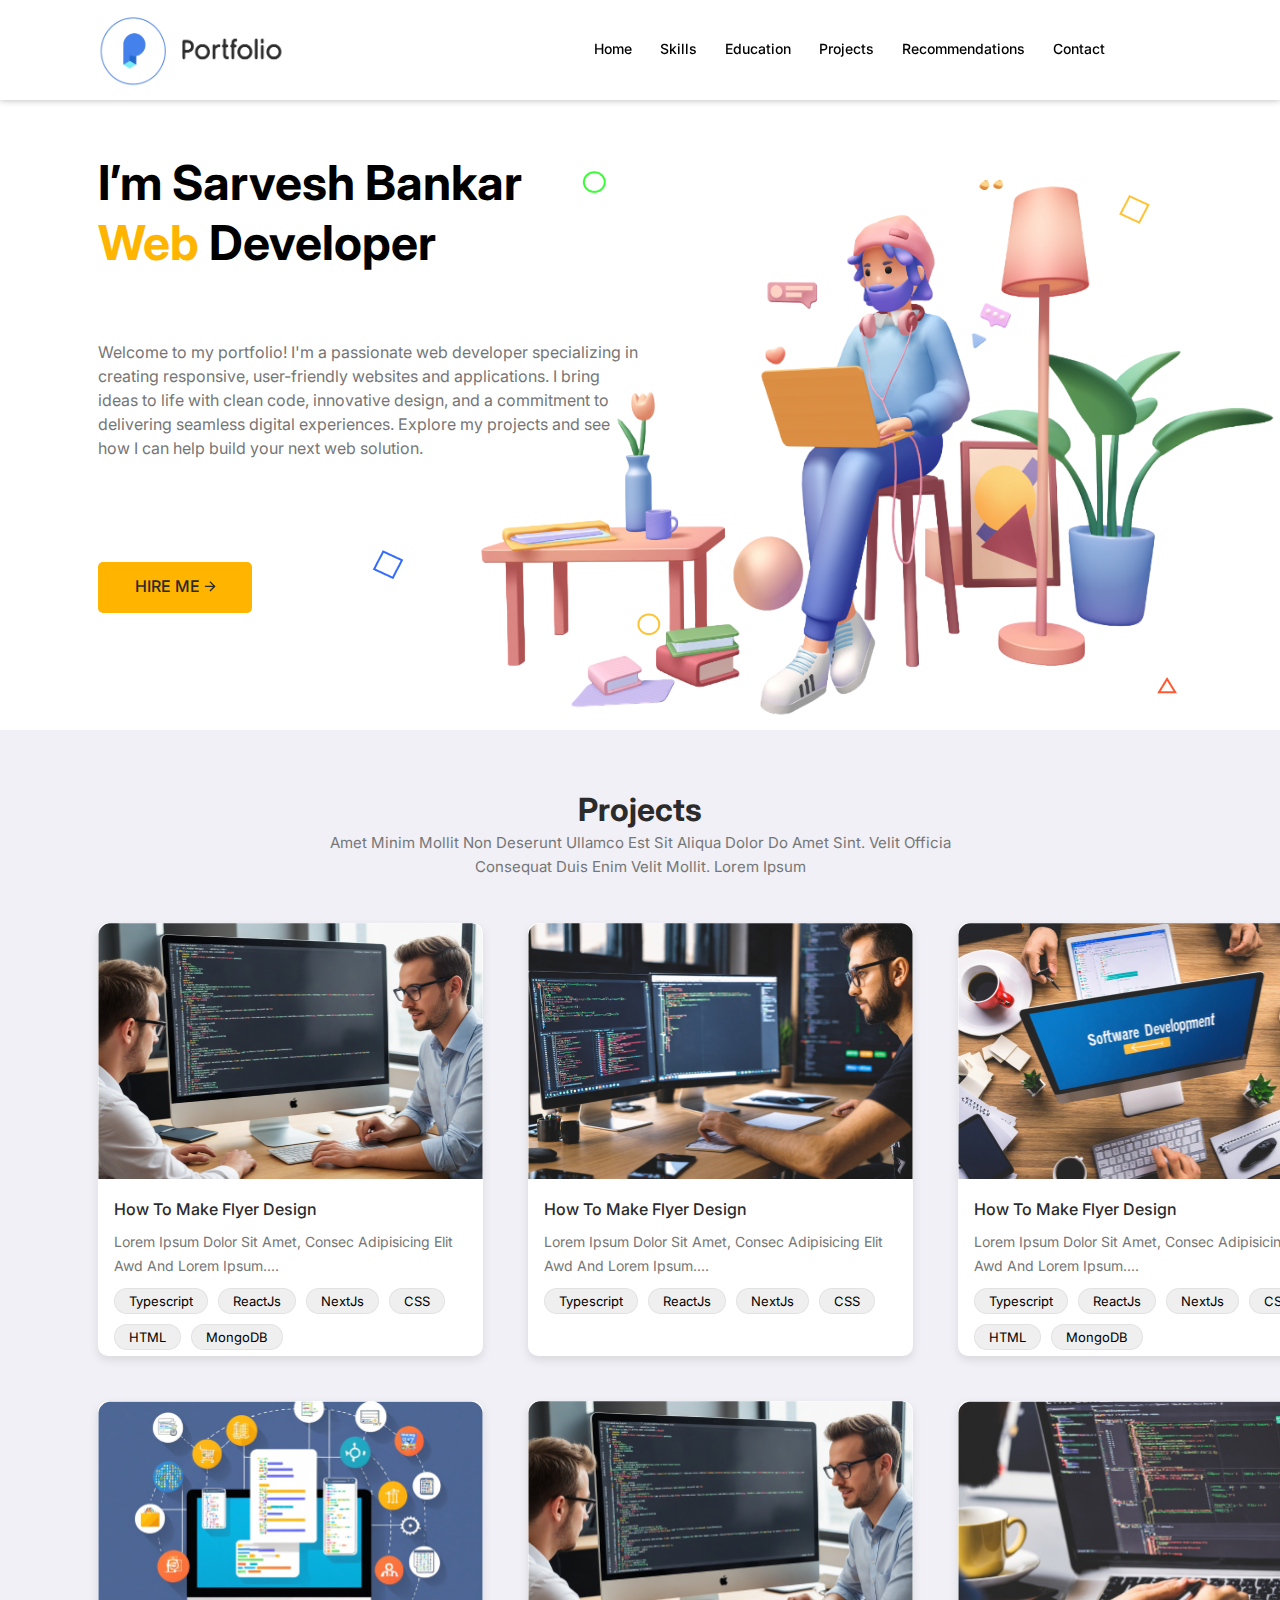
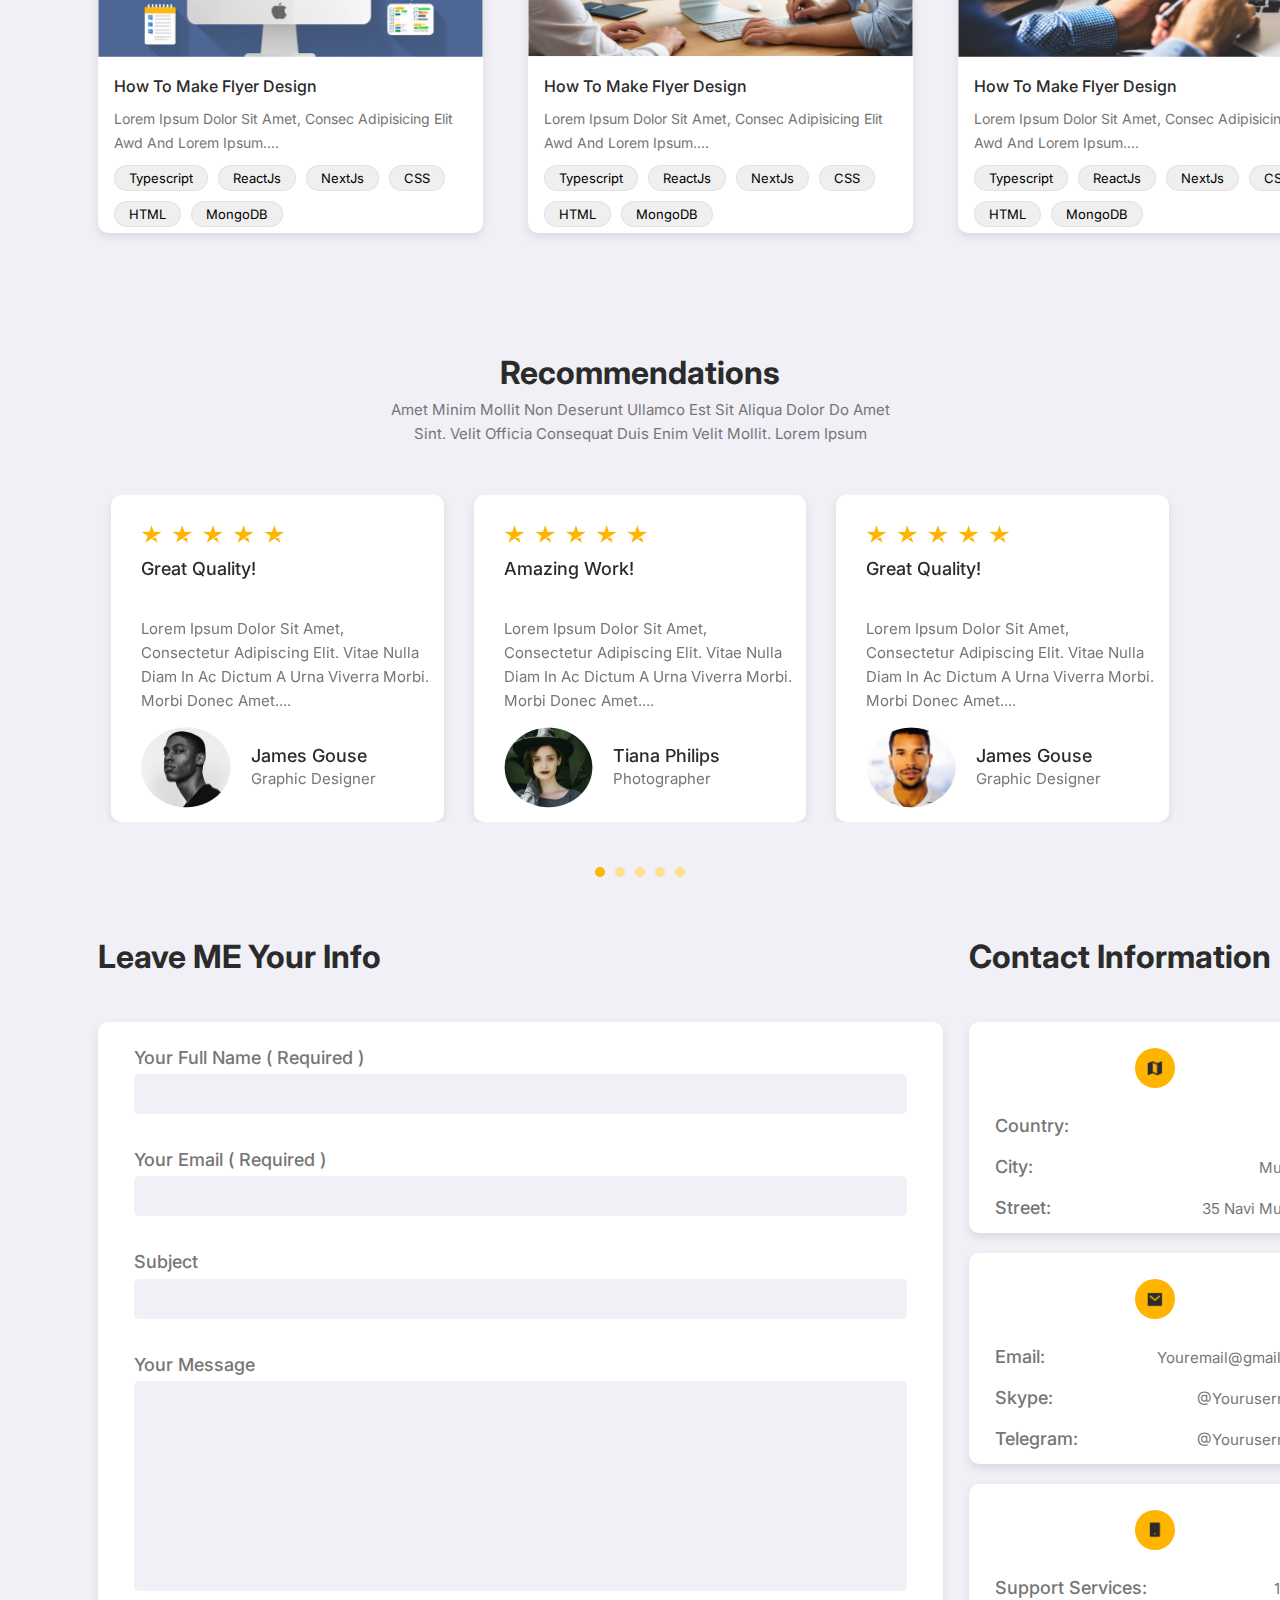
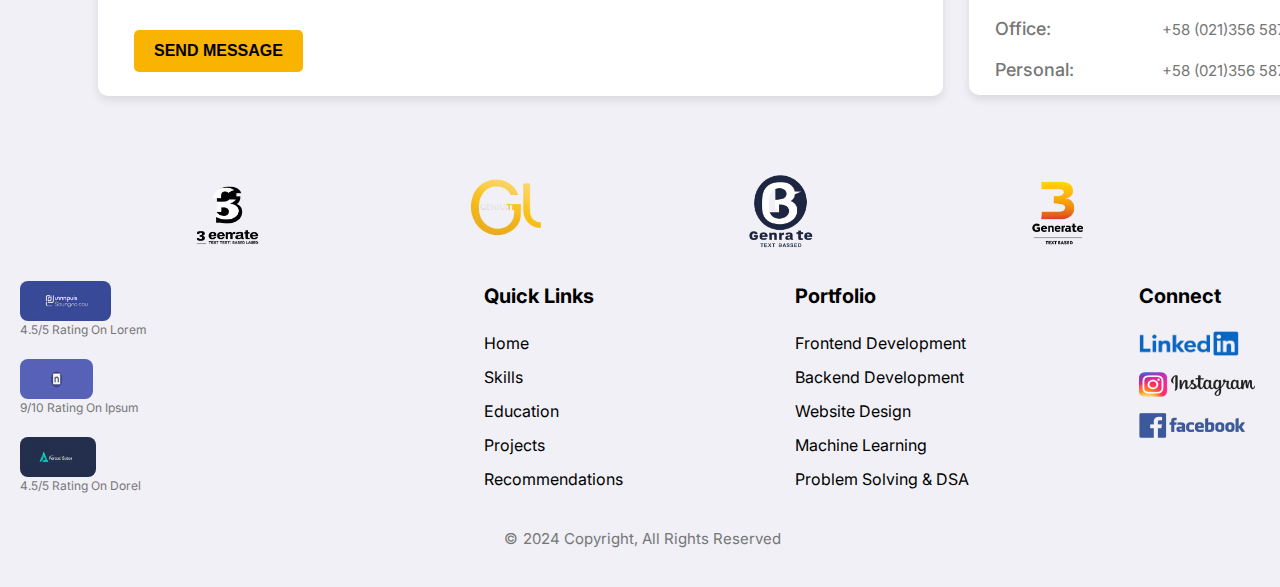
<file: index.html>
<!DOCTYPE html>
<html lang="en">

<head>
    <meta charset="UTF-8">
    <meta name="viewport" content="width=device-width, initial-scale=1.0">
    <title>Portfolio</title>

    <link rel="stylesheet" href="styles.css">

    <link rel="preconnect" href="https://fonts.googleapis.com">
    <link rel="preconnect" href="https://fonts.gstatic.com" crossorigin>
    <link
        href="https://fonts.googleapis.com/css2?family=Inter:ital,opsz,wght@0,14..32,100..900;1,14..32,100..900&display=swap"
        rel="stylesheet">

</head>

<body>

    <header>
        <nav>
            <img src="Images\logo.png" alt="logo-img" class="logo">
            <ul class="menu">
                <li id="nav1"><a href="index.html">Home</a></li>
                <li id="nav2"><a href="skills.html">Skills</a></li>
                <li id="nav3"><a href="#education">Education</a></li>
                <li id="nav4"><a href="#projects">Projects</a></li>
                <li id="nav5"><a href="#recommendations">Recommendations</a></li>
                <li id="nav6"><a href="#contact">Contact</a></li>
            </ul>
        </nav>
    </header>
    <main>
        <section class="hero">
            <div class="hero-text">
                <p class="text1">
                    <span class="name">I’m Sarvesh Bankar</span>
                    <span class="role"><span class="highlight">Web</span> Developer</span>
                </p>
                <p class="text2">Welcome to my portfolio! I'm a passionate web developer specializing in creating responsive, user-friendly websites and applications. I bring ideas to life with clean code, innovative design, and a commitment to delivering seamless digital experiences. Explore my projects and see how I can help build your next web solution.</p>
                <a href="#contact" class="hire-me">HIRE ME <img src="Images\Vector.png" alt="arrow"></a>
            </div>

            <div class="shapes">
                <img src="Images\Rectangle 51.png" alt="shapes" id="Rectangle1">
                <img src="Images\Rectangle 52.png" alt="shapes" id="Rectangle2">
                <img src="Images\Ellipse 12.png" alt="shapes" id="Ellipse1">
                <img src="Images\Ellipse 13.png" alt="shapes" id="Ellipse2">
                <img src="Images\Ellipse 15.png" alt="shapes" id="Ellipse3">
                <img src="Images\Ellipse 16.png" alt="shapes" id="Ellipse4">
                <img src="Images\Polygon 1.png" alt="shapes" id="Polygon1">
            </div>

            <div class="hero-image">
                <img src="Images\hero_image.png" alt="Hero Image">
            </div>
        </section>

        <!-- Project section -->
        <section class="projects" id="projects">
            <h2>Projects</h2>
            <p class="subtitle">Amet Minim Mollit Non Deserunt Ullamco Est Sit Aliqua Dolor Do Amet Sint. Velit Officia
                Consequat Duis Enim Velit Mollit. Lorem Ipsum</p>
            <div class="projects-grid">
                <div class="project-card">
                    <img src="Images\Project_Image1.png" alt="Project Image">
                    <div class="card-content">
                        <p class="project-text1">How To Make Flyer Design</p>
                        <p class="project-text2">Lorem Ipsum Dolor Sit Amet, Consec Adipisicing Elit Awd And Lorem
                            Ipsum....</p>
                        <div class="tags">
                            <span>Typescript</span>
                            <span>ReactJs</span>
                            <span>NextJs</span>
                            <span>CSS</span>
                            <span>HTML</span>
                            <span>MongoDB</span>
                        </div>
                    </div>
                </div>

                <div class="project-card">
                    <img src="Images\Project_Image2.png" alt="Project Image">
                    <div class="card-content">
                        <p class="project-text1">How To Make Flyer Design</p>
                        <p class="project-text2">Lorem Ipsum Dolor Sit Amet, Consec Adipisicing Elit Awd And Lorem
                            Ipsum....</p>
                        <div class="tags">
                            <span>Typescript</span>
                            <span>ReactJs</span>
                            <span>NextJs</span>
                            <span>CSS</span>
                        </div>
                    </div>
                </div>

                <div class="project-card">
                    <img src="Images\Project_Image3.png" alt="Project Image">
                    <div class="card-content">
                        <p class="project-text1">How To Make Flyer Design</p>
                        <p class="project-text2">Lorem Ipsum Dolor Sit Amet, Consec Adipisicing Elit Awd And Lorem
                            Ipsum....</p>
                        <div class="tags">
                            <span>Typescript</span>
                            <span>ReactJs</span>
                            <span>NextJs</span>
                            <span>CSS</span>
                            <span>HTML</span>
                            <span>MongoDB</span>
                        </div>
                    </div>
                </div>

                <div class="project-card">
                    <img src="Images\Project_Image4.png" alt="Project Image">
                    <div class="card-content">
                        <p class="project-text1">How To Make Flyer Design</p>
                        <p class="project-text2">Lorem Ipsum Dolor Sit Amet, Consec Adipisicing Elit Awd And Lorem
                            Ipsum....</p>
                        <div class="tags">
                            <span>Typescript</span>
                            <span>ReactJs</span>
                            <span>NextJs</span>
                            <span>CSS</span>
                            <span>HTML</span>
                            <span>MongoDB</span>
                        </div>
                    </div>
                </div>

                <div class="project-card">
                    <img src="Images\Project_Image1.png" alt="Project Image">
                    <div class="card-content">
                        <p class="project-text1">How To Make Flyer Design</p>
                        <p class="project-text2">Lorem Ipsum Dolor Sit Amet, Consec Adipisicing Elit Awd And Lorem
                            Ipsum....</p>
                        <div class="tags">
                            <span>Typescript</span>
                            <span>ReactJs</span>
                            <span>NextJs</span>
                            <span>CSS</span>
                            <span>HTML</span>
                            <span>MongoDB</span>
                        </div>
                    </div>
                </div>

                <div class="project-card">
                    <img src="Images\Project_Image5.png" alt="Project Image">
                    <div class="card-content">
                        <p class="project-text1">How To Make Flyer Design</p>
                        <p class="project-text2">Lorem Ipsum Dolor Sit Amet, Consec Adipisicing Elit Awd And Lorem
                            Ipsum....</p>
                        <div class="tags">
                            <span>Typescript</span>
                            <span>ReactJs</span>
                            <span>NextJs</span>
                            <span>CSS</span>
                            <span>HTML</span>
                            <span>MongoDB</span>
                        </div>
                    </div>
                </div>
            </div>
        </section>

        <!-- Recommendations Section -->
        <section class="recommendations" id="recommendations">
            <h2>Recommendations</h2>
            <p class="recommendation-subtitle">Amet Minim Mollit Non Deserunt Ullamco Est Sit Aliqua Dolor Do Amet Sint.
                Velit Officia
                Consequat Duis Enim Velit Mollit. Lorem Ipsum</p>

            <div class="carousel">
                <div class="carousel-track">
                    <div class="recommendation-card">
                        <div class="stars"><img src="Images\Rating.png" alt="Rating"></div>
                        <p class="recommendation_text">Great Quality!</p>
                        <p class="recommendation-text2">Lorem Ipsum Dolor Sit Amet, Consectetur Adipiscing Elit. Vitae
                            Nulla Diam In Ac Dictum A Urna
                            Viverra Morbi. Morbi Donec Amet....</p>
                        <div class="author">
                            <img src="Images\Profile2.png" alt="Profile">
                            <div>
                                <h4>James Gouse</h4>
                                <p>Graphic Designer</p>
                            </div>
                        </div>
                    </div>

                    <div class="recommendation-card">
                        <div class="stars"><img src="Images\Rating.png" alt="Rating"></div>
                        <p class="recommendation_text">Amazing Work!</p>
                        <p class="recommendation-text2">Lorem Ipsum Dolor Sit Amet, Consectetur Adipiscing Elit. Vitae
                            Nulla Diam In Ac Dictum A Urna
                            Viverra Morbi. Morbi Donec Amet....</p>
                        <div class="author">
                            <img src="Images\Profile1.png" alt="Profile">
                            <div>
                                <h4>Tiana Philips</h4>
                                <p>Photographer</p>
                            </div>
                        </div>
                    </div>

                    <div class="recommendation-card">
                        <div class="stars"><img src="Images\Rating.png" alt="Rating"></div>
                        <p class="recommendation_text">Great Quality!</p>
                        <p class="recommendation-text2">Lorem Ipsum Dolor Sit Amet, Consectetur Adipiscing Elit. Vitae
                            Nulla Diam In Ac Dictum A Urna
                            Viverra Morbi. Morbi Donec Amet....</p>
                        <div class="author">
                            <img src="Images\Profile3.png" alt="Profile">
                            <div>
                                <h4>James Gouse</h4>
                                <p>Graphic Designer</p>
                            </div>
                        </div>
                    </div>

                    <div class="recommendation-card">
                        <div class="stars"><img src="Images\Rating.png" alt="Rating"></div>
                        <p class="recommendation_text">Amazing Work!</p>
                        <p class="recommendation-text2">Lorem Ipsum Dolor Sit Amet, Consectetur Adipiscing Elit. Vitae
                            Nulla Diam In Ac Dictum A Urna
                            Viverra Morbi. Morbi Donec Amet....</p>
                        <div class="author">
                            <img src="Images\Profile1.png" alt="Profile">
                            <div>
                                <h4>Tiana Philips</h4>
                                <p>Photographer</p>
                            </div>
                        </div>
                    </div>

                    <div class="recommendation-card">
                        <div class="stars"><img src="Images\Rating.png" alt="Rating"></div>
                        <p class="recommendation_text">Great Quality!</p>
                        <p class="recommendation-text2">Lorem Ipsum Dolor Sit Amet, Consectetur Adipiscing Elit. Vitae
                            Nulla Diam In Ac Dictum A Urna
                            Viverra Morbi. Morbi Donec Amet....</p>
                        <div class="author">
                            <img src="Images\Profile2.png" alt="Profile">
                            <div>
                                <h4>James Gouse</h4>
                                <p>Graphic Designer</p>
                            </div>
                        </div>
                    </div>
                </div>
            </div>

            <div class="carousel-nav">
                <span class="dot"></span>
                <span class="dot"></span>
                <span class="dot active"></span>
                <span class="dot"></span>
                <span class="dot"></span>
            </div>
        </section>

        <!-- Contact section -->
        <section id="contact">
            <div class="contact-container">
                <div class="section">
                    <h2>Leave ME Your Info</h2>
                    <div class="form-section">
                        <form id="contactForm">
                            <div class="form-group">
                                <label for="name">Your Full Name ( Required )</label>
                                <input type="text" id="name" name="name" required>
                            </div>
                            <div class="form-group">
                                <label for="email">Your Email ( Required )</label>
                                <input type="email" id="email" name="email" required>
                            </div>
                            <div class="form-group">
                                <label for="subject">Subject</label>
                                <input type="text" id="subject" name="subject">
                            </div>
                            <div class="form-group">
                                <label for="message">Your Message</label>
                                <textarea id="message" name="message"></textarea>
                            </div>
                            <button type="submit" class="btn-submit">SEND MESSAGE</button>
                        </form>
                    </div>
                </div>

                <div class="section info-section-container">
                    <h2>Contact Information</h2>
                    <div class="info-section">
                        <div class="info-block">
                            <div class="icon-container">
                                <div class="icon"><img src="Images/location.png" alt="location"></div>
                            </div>
                            <div class="info-details">
                                <div class="info-row">
                                    <span class="info-block-text1">Country:</span>
                                    <span class="info-block-text2">India</span>
                                </div>
                                <div class="info-row">
                                    <span class="info-block-text1">City:</span>
                                    <span class="info-block-text2">Mumbai</span>
                                </div>
                                <div class="info-row">
                                    <span class="info-block-text1">Street:</span>
                                    <span class="info-block-text2">35 Navi Mumbai</span>
                                </div>
                            </div>
                        </div>

                        <div class="info-block">
                            <div class="icon-container">
                                <div class="icon"><img src="Images/mail.png" alt="mail"></div>
                            </div>
                            <div class="info-details">
                                <div class="info-row">
                                    <span class="info-block-text1">Email:</span>
                                    <span class="info-block-text2">Youremail@gmail.com</span>
                                </div>
                                <div class="info-row">
                                    <span class="info-block-text1">Skype:</span>
                                    <span class="info-block-text2">@Yourusername</span>
                                </div>
                                <div class="info-row">
                                    <span class="info-block-text1">Telegram:</span>
                                    <span class="info-block-text2">@Yourusername</span>
                                </div>
                            </div>
                        </div>

                        <div class="info-block">
                            <div class="icon-container">
                                <div class="icon"><img src="Images/Mobile.png" alt="Mobile"></div>
                            </div>
                            <div class="info-details">
                                <div class="info-row">
                                    <span class="info-block-text1">Support Services:</span>
                                    <span class="info-block-text2">15369</span>
                                </div>
                                <div class="info-row">
                                    <span class="info-block-text1">Office:</span>
                                    <span class="info-block-text2">+58 (021)356 587 235</span>
                                </div>
                                <div class="info-row">
                                    <span class="info-block-text1">Personal:</span>
                                    <span class="info-block-text2">+58 (021)356 587 235</span>
                                </div>
                            </div>
                        </div>

                    </div>
                </div>
            </div>
        </section>

    </main>

    <footer class="footer">
        <div class="footer-content">
            <!-- Logo Section -->
            <div class="footer-logos">

                <img src="Images/Frame1.png" alt="Logo 1" class="footer-logo">
                <img src="Images/Frame2.png" alt="Logo 2" class="footer-logo">
                <img src="Images/Frame3.png" alt="Logo 3" class="footer-logo">
                <img src="Images/Frame4.png" alt="Logo 4" class="footer-logo">
            </div>

            <!-- Rating Section -->
            <div class="footer-ratings">
                <div class="rating-item">
                    <img src="Images/rect3.jpeg" alt="Rating 1 Logo" class="rating-logo" id="rating-1">
                </div>
                <p class="rating-text">4.5/5 Rating On Lorem</p>
                <div class="rating-item">
                    <img src="Images/rect2.jpeg" alt="Rating 2 Logo" class="rating-logo" id="rating-2">
                </div>
                <p class="rating-text">9/10 Rating On Ipsum</p>
                <div class="rating-item">
                    <img src="Images/rect1.jpeg" alt="Rating 3 Logo" class="rating-logo" id="rating-3">
                </div>
                <p class="rating-text">4.5/5 Rating On Dorel</p>
            </div>

            <div class="footer-links-portfolio-connect">
                <!-- Quick Links Section -->
                <div class="footer-links">
                    <h3>Quick Links</h3>
                    <ul>
                        <li><a href="index.html">Home</a></li>
                        <li><a href="skills.html">Skills</a></li>
                        <li><a href="#education">Education</a></li>
                        <li><a href="#projects">Projects</a></li>
                        <li><a href="#recommendations">Recommendations</a></li>
                    </ul>
                </div>

                <!-- Portfolio Section -->
                <div class="footer-portfolio">
                    <h3>Portfolio</h3>
                    <ul>
                        <li><a href="#frontend">Frontend Development</a></li>
                        <li><a href="#backend">Backend Development</a></li>
                        <li><a href="#design">Website Design</a></li>
                        <li><a href="#ml">Machine Learning</a></li>
                        <li><a href="#dsa">Problem Solving & DSA</a></li>
                    </ul>
                </div>

                <!-- Connect Section -->
                <div class="footer-connect">
                    <h3>Connect</h3>
                    <ul>
                        <li><a href="#"><img src="Images/LinkedIn.png" alt="LinkedIn" class="social-icon"
                                    id="img_linkedin"></a></li>
                        <li><a href="#"><img src="Images/Instagram.png" alt="Instagram" class="social-icon"
                                    id="img_instagram"></a></li>
                        <li><a href="#"><img src="Images/Facebook.png" alt="Facebook" class="social-icon"
                                    id="img_facebook"></a></li>
                    </ul>
                </div>
            </div>


        </div>

        <!-- Copyright Section -->
        <div class="footer-bottom">
            <p><span class="copy">&copy;</span>2024 Copyright, All Rights Reserved</p>
        </div>
    </footer>


    <script src="script.js"></script>
</body>

</html>
</file>
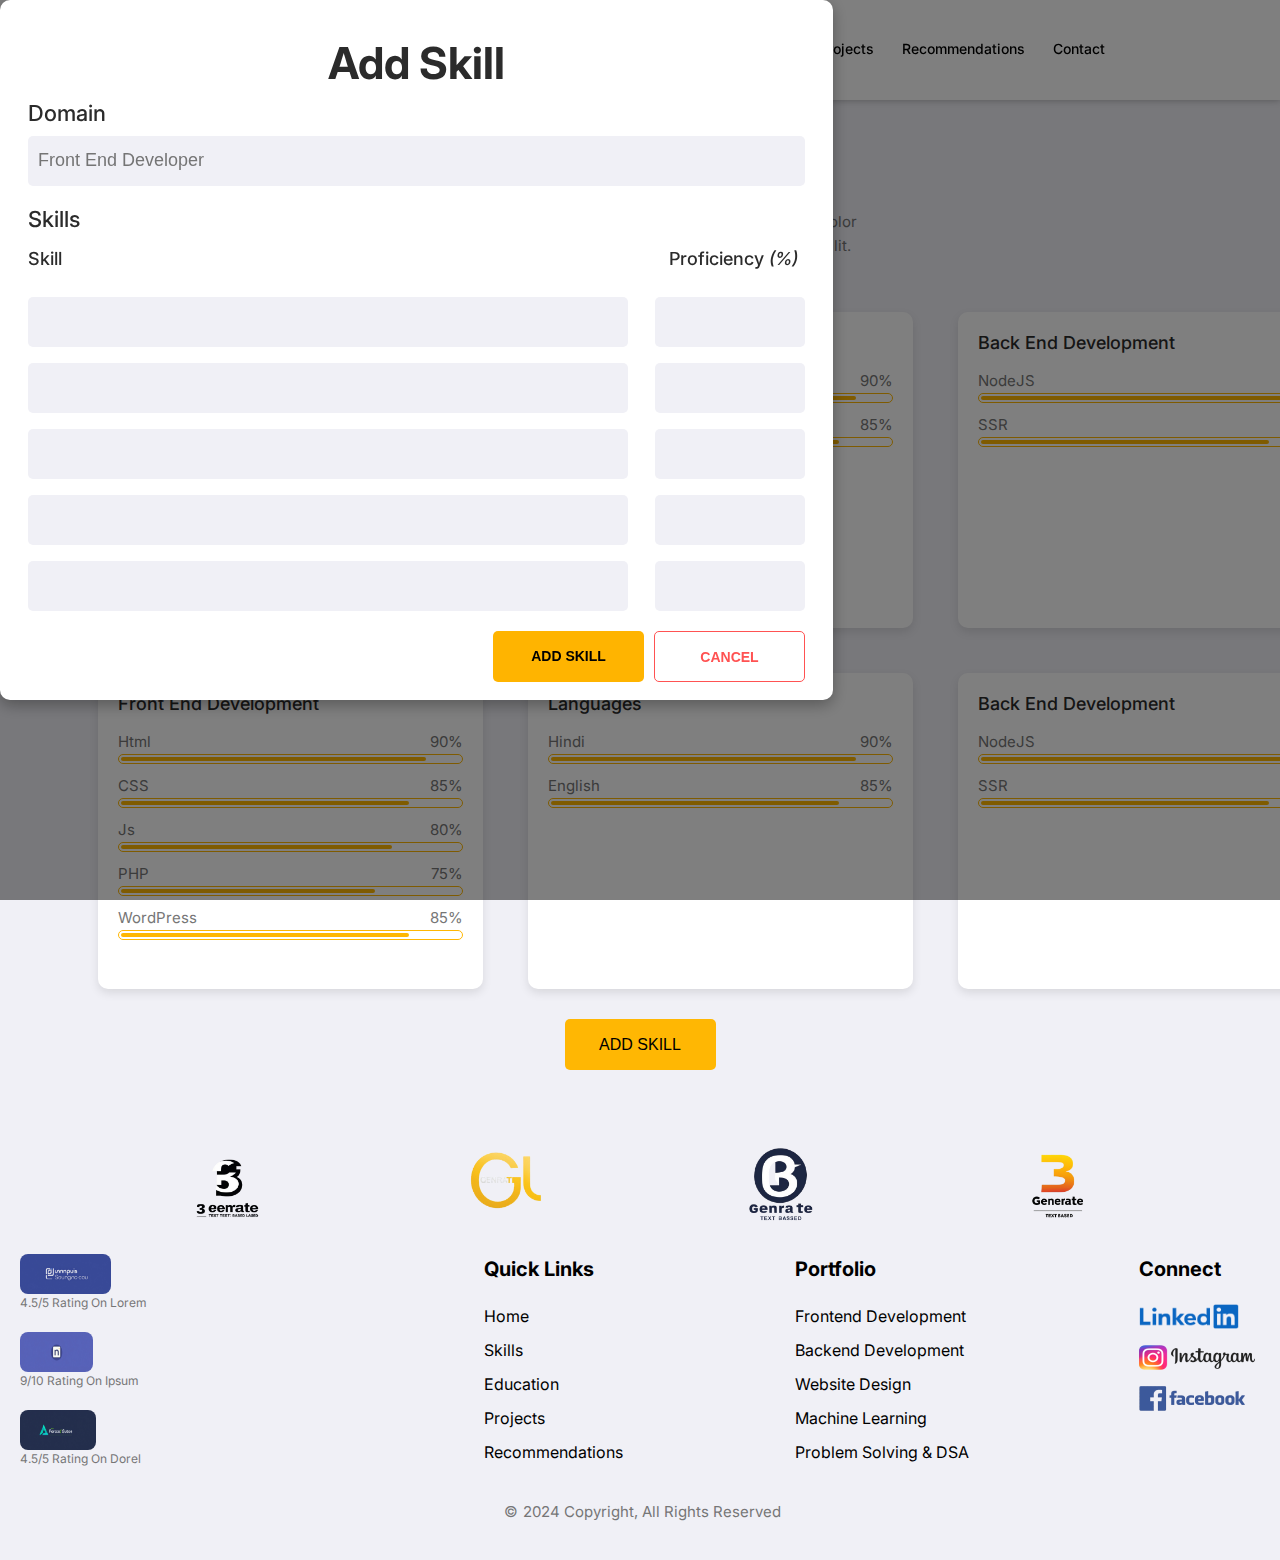
<file: skills.html>
<!DOCTYPE html>
<html lang="en">

<head>
    <meta charset="UTF-8">
    <meta name="viewport" content="width=device-width, initial-scale=1.0">
    <title>Portfolio</title>

    <link rel="stylesheet" href="skills.css">

    <link rel="preconnect" href="https://fonts.googleapis.com">
    <link rel="preconnect" href="https://fonts.gstatic.com" crossorigin>
    <link
        href="https://fonts.googleapis.com/css2?family=Inter:ital,opsz,wght@0,14..32,100..900;1,14..32,100..900&display=swap"
        rel="stylesheet">

</head>

<body>
    <header>
        <nav>
            <img src="Images\logo.png" alt="logo" class="logo">
            <ul class="menu">
                <li id="nav1"><a href="index.html">Home</a></li>
                <li id="nav2"><a href="skills.html">Skills</a></li>
                <li id="nav3"><a href="#education">Education</a></li>
                <li id="nav4"><a href="index.html#projects">Projects</a></li>
                <li id="nav5"><a href="index.html#recommendations">Recommendations</a></li>
                <li id="nav6"><a href="index.html#contact">Contact</a></li>
            </ul>
        </nav>
    </header>

    <main>
        <!-- Skill section -->
        <div class="skills-section">
            <div class="skills-header">
                <h2>Skills & Languages</h2>
                <p>Amet Minim Mollit Non Deserunt Ullamco Est Sit Aliqua Dolor<br> Do Amet Sint. Velit Officia Consequat
                    Duis Enim Velit Mollit.<br> Lorem Ipsum</p>
            </div>
            <div class="skills-container">
                <div class="skill-card">
                    <h3>Front End Development</h3>
                    <div class="skill-bar">
                        <span>Html <span class="skill-percentage">90%</span></span>
                        <div class="progress-shell">
                            <div class="progress-bar" style="width: 90%;"></div>
                        </div>
                    </div>
                    <div class="skill-bar">
                        <span>CSS <span class="skill-percentage">85%</span></span>
                        <div class="progress-shell">
                            <div class="progress-bar" style="width: 85%;"></div>
                        </div>
                    </div>
                    <div class="skill-bar">
                        <span>Js <span class="skill-percentage">80%</span></span>
                        <div class="progress-shell">
                            <div class="progress-bar" style="width: 80%;"></div>
                        </div>
                    </div>
                    <div class="skill-bar">
                        <span>PHP <span class="skill-percentage">75%</span></span>
                        <div class="progress-shell">
                            <div class="progress-bar" style="width: 75%;"></div>
                        </div>
                    </div>
                    <div class="skill-bar">
                        <span>WordPress <span class="skill-percentage">85%</span></span>
                        <div class="progress-shell">
                            <div class="progress-bar" style="width: 85%;"></div>
                        </div>
                    </div>
                </div>

                <div class="skill-card">
                    <h3>Languages</h3>
                    <div class="skill-bar">
                        <span>Hindi <span class="skill-percentage">90%</span></span>
                        <div class="progress-shell">
                            <div class="progress-bar" style="width: 90%;"></div>
                        </div>
                    </div>
                    <div class="skill-bar">
                        <span>English <span class="skill-percentage">85%</span></span>
                        <div class="progress-shell">
                            <div class="progress-bar" style="width: 85%;"></div>
                        </div>
                    </div>
                </div>

                <div class="skill-card">
                    <h3>Back End Development</h3>
                    <div class="skill-bar">
                        <span>NodeJS <span class="skill-percentage">90%</span></span>
                        <div class="progress-shell">
                            <div class="progress-bar" style="width: 90%;"></div>
                        </div>
                    </div>
                    <div class="skill-bar">
                        <span>SSR <span class="skill-percentage">85%</span></span>
                        <div class="progress-shell">
                            <div class="progress-bar" style="width: 85%;"></div>
                        </div>
                    </div>
                </div>

                <div class="skill-card">
                    <h3>Front End Development</h3>
                    <div class="skill-bar">
                        <span>Html <span class="skill-percentage">90%</span></span>
                        <div class="progress-shell">
                            <div class="progress-bar" style="width: 90%;"></div>
                        </div>
                    </div>
                    <div class="skill-bar">
                        <span>CSS <span class="skill-percentage">85%</span></span>
                        <div class="progress-shell">
                            <div class="progress-bar" style="width: 85%;"></div>
                        </div>
                    </div>
                    <div class="skill-bar">
                        <span>Js <span class="skill-percentage">80%</span></span>
                        <div class="progress-shell">
                            <div class="progress-bar" style="width: 80%;"></div>
                        </div>
                    </div>
                    <div class="skill-bar">
                        <span>PHP <span class="skill-percentage">75%</span></span>
                        <div class="progress-shell">
                            <div class="progress-bar" style="width: 75%;"></div>
                        </div>
                    </div>
                    <div class="skill-bar">
                        <span>WordPress <span class="skill-percentage">85%</span></span>
                        <div class="progress-shell">
                            <div class="progress-bar" style="width: 85%;"></div>
                        </div>
                    </div>
                </div>

                <div class="skill-card">
                    <h3>Languages</h3>
                    <div class="skill-bar">
                        <span>Hindi <span class="skill-percentage">90%</span></span>
                        <div class="progress-shell">
                            <div class="progress-bar" style="width: 90%;"></div>
                        </div>
                    </div>
                    <div class="skill-bar">
                        <span>English <span class="skill-percentage">85%</span></span>
                        <div class="progress-shell">
                            <div class="progress-bar" style="width: 85%;"></div>
                        </div>
                    </div>
                </div>

                <div class="skill-card">
                    <h3>Back End Development</h3>
                    <div class="skill-bar">
                        <span>NodeJS <span class="skill-percentage">90%</span></span>
                        <div class="progress-shell">
                            <div class="progress-bar" style="width: 90%;"></div>
                        </div>
                    </div>
                    <div class="skill-bar">
                        <span>SSR <span class="skill-percentage">85%</span></span>
                        <div class="progress-shell">
                            <div class="progress-bar" style="width: 85%;"></div>
                        </div>
                    </div>
                </div>
            </div>
            <div class="add-skill-button">
                <button id="openDialog" onclick="openDialog()">ADD SKILL</button>
            </div>
        </div>

        <!-- Dialog Box -->
        <div id="skillDialog" class="dialog">
            <div class="dialog-content">
                <h2>Add Skill</h2>
                <form id="skillForm">
                    <div class="form-group">
                        <label for="domain">Domain</label>
                        <input type="text" id="domain" name="domain" placeholder="Front End Developer" required>
                    </div>

                    <div class="skills-dialog-container">
                        <span class="skills-heading">Skills</span>
                        <div class="skills-dialog-header">
                            <span id="label1">Skill</span>
                            <span id="label2">Proficiency <em>(%)</em></span>
                        </div>

                        <div class="skill-row">
                            <input type="text" class="skill" name="skill[]">
                            <input type="number" class="proficiency" name="proficiency[]" min="0" max="100">
                        </div>
                        <div class="skill-row">
                            <input type="text" class="skill" name="skill[]">
                            <input type="number" class="proficiency" name="proficiency[]" min="0" max="100">
                        </div>
                        <div class="skill-row">
                            <input type="text" class="skill" name="skill[]">
                            <input type="number" class="proficiency" name="proficiency[]" min="0" max="100">
                        </div>
                        <div class="skill-row">
                            <input type="text" class="skill" name="skill[]">
                            <input type="number" class="proficiency" name="proficiency[]" min="0" max="100">
                        </div>
                        <div class="skill-row">
                            <input type="text" class="skill" name="skill[]">
                            <input type="number" class="proficiency" name="proficiency[]" min="0" max="100">
                        </div>
                    </div>

                    <div class="button-group">
                        <button type="submit">ADD SKILL</button>
                        <button type="button" id="closeDialog" class="cancel">CANCEL</button>
                    </div>
                </form>
            </div>
        </div>

    </main>

    <footer class="footer">
        <div class="footer-content">
            <!-- Logo Section -->
            <div class="footer-logos">

                <img src="Images/Frame1.png" alt="Logo 1" class="footer-logo">
                <img src="Images/Frame2.png" alt="Logo 2" class="footer-logo">
                <img src="Images/Frame3.png" alt="Logo 3" class="footer-logo">
                <img src="Images/Frame4.png" alt="Logo 4" class="footer-logo">
            </div>

            <!-- Rating Section -->
            <div class="footer-ratings">
                <div class="rating-item">
                    <img src="Images/rect3.jpeg" alt="Rating 1 Logo" class="rating-logo" id="rating-1">
                </div>
                <p class="rating-text">4.5/5 Rating On Lorem</p>
                <div class="rating-item">
                    <img src="Images/rect2.jpeg" alt="Rating 2 Logo" class="rating-logo" id="rating-2">
                </div>
                <p class="rating-text">9/10 Rating On Ipsum</p>
                <div class="rating-item">
                    <img src="Images/rect1.jpeg" alt="Rating 3 Logo" class="rating-logo" id="rating-3">
                </div>
                <p class="rating-text">4.5/5 Rating On Dorel</p>
            </div>

            <div class="footer-links-portfolio-connect">
                <!-- Quick Links Section -->
                <div class="footer-links">
                    <h3>Quick Links</h3>
                    <ul>
                        <li><a href="index.html">Home</a></li>
                        <li><a href="skills.html">Skills</a></li>
                        <li><a href="#education">Education</a></li>
                        <li><a href="index.html#projects">Projects</a></li>
                        <li><a href="index.html#recommendations">Recommendations</a></li>
                    </ul>
                </div>

                <!-- Portfolio Section -->
                <div class="footer-portfolio">
                    <h3>Portfolio</h3>
                    <ul>
                        <li><a href="#frontend">Frontend Development</a></li>
                        <li><a href="#backend">Backend Development</a></li>
                        <li><a href="#design">Website Design</a></li>
                        <li><a href="#ml">Machine Learning</a></li>
                        <li><a href="#dsa">Problem Solving & DSA</a></li>
                    </ul>
                </div>

                <!-- Connect Section -->
                <div class="footer-connect">
                    <h3>Connect</h3>
                    <ul>
                        <li><a href="#"><img src="Images/LinkedIn.png" alt="LinkedIn" class="social-icon"
                                    id="img_linkedin"></a></li>
                        <li><a href="#"><img src="Images/Instagram.png" alt="Instagram" class="social-icon"
                                    id="img_instagram"></a></li>
                        <li><a href="#"><img src="Images/Facebook.png" alt="Facebook" class="social-icon"
                                    id="img_facebook"></a></li>
                    </ul>
                </div>
            </div>


        </div>

        <!-- Copyright Section -->
        <div class="footer-bottom">
            <p><span class="copy">&copy;</span>2024 Copyright, All Rights Reserved</p>
        </div>
    </footer>


    <script src="skills.js"></script>
</body>

</html>
</file>
<file: styles.css>
* {
    margin: 0;
    padding: 0;
    box-sizing: border-box;
}

body {
    font-family: 'Inter';
}

/* hero + nav section */
header {
    height: 100px;
    background-color: #FFFFFF;
    padding: 8px 96px;
    color: #000000;
    box-shadow: 0px 0px 7px 0px rgba(0, 0, 0, 0.3);
    position: sticky;
    top: 0;
    z-index: 1000;
}

.logo {
    width: 190px;
    height: 80px;
}

nav {
    display: flex;
    justify-content: space-between;
    align-items: center;
}

.menu {
    list-style: none;
    display: flex;
    width: 604px;
}

.menu li {
    display: inline-block;
}

.menu li a {
    color: #000000;
    text-decoration: none;
    padding: 10px 14px;
    transition: background-color 0.3s;
    font-size: 14px;
    font-weight: 500;
    line-height: 16.94px;
}

.menu li a:hover,
.menu li a.active {
    background-color: #FFB400;
    border-radius: 5px;
}

.shapes {
    position: relative;
}

#Rectangle1 {
    position: absolute;
    top: -440px;
    left: -65px;
}

#Rectangle2 {
    position: absolute;
    top: -84px;
    right: 780px;
}

#Ellipse1 {
    position: absolute;
    top: 36px;
    right: 1194px;
}

#Ellipse2 {
    position: absolute;
    top: -493px;
    right: 1263px;
}

#Ellipse3 {
    position: absolute;
    top: -21px;
    left: -547px;
    z-index: 100;
}

#Ellipse4 {
    position: absolute;
    top: -463px;
    right: 578px;
}

#Polygon1 {
    position: absolute;
    top: 43px;
    right: 7px;
    z-index: 100;
}

.hero {
    display: flex;
    align-items: flex-end;
    justify-content: space-between;
    padding: 96px;
    background-color: #FFFFFF;
    height: 630px;
    position: relative;
}

.hero-text {
    max-width: 50%;
    display: flex;
    flex-direction: column;
    justify-content: center;
    margin-bottom: 100px;
}

.text1 {
    font-size: 48px;
    font-weight: 700;
    line-height: 59.33px;
    text-align: left;
    color: #000000;
    position: relative;
    top: -71px;
    left: 2px;
}

.name,
.role {
    display: block;
}

.highlight {
    color: #FFB400;
}

.text2 {
    font-size: 16px;
    font-weight: 400;
    line-height: 24px;
    text-align: left;
    color: #767676;
    position: relative;
    top: -3px;
    left: 2px;
}

.hire-me {
    text-decoration: none;
    color: #2B2B2B;
    background-color: #FFB400;
    padding: 15px 30px;
    border-radius: 5px;
    transition: background-color 0.3s;
    align-self: flex-start;
    margin-top: 20px;
    width: 154px;
    height: 51px;
    font-size: 16px;
    font-weight: 500;
    line-height: 19.36px;
    text-align: center;
    position: relative;
    top: 79px;
    left: 2px;
}

.hire-me:hover {
    background-color: #FFA500;
}

.hero-image {
    position: absolute;
    right: 0;
    bottom: -0px;
    display: flex;
    justify-content: flex-end;
}

.hero-image img {
    width: 808.01px;
    height: 550.41px;
}

/* Project section */
.projects {
    padding: 60px 98px;
    background-color: #F0F0F6;
    text-align: center;
}

.projects h2 {
    color: #2B2B2B;
    margin-bottom: 40px;
    font-size: 32px;
    font-weight: 700;
    line-height: 39.55px;
    text-align: center;
    width: 654px;
    height: 41.26px;
    margin: 0 auto;
}

.subtitle {
    font-size: 15px;
    font-weight: 400;
    line-height: 24px;
    text-align: center;
    width: 654px;
    height: 47px;
    margin: 0 auto 45px;
    color: #767676;
}

.projects-grid {
    display: grid;
    grid-template-columns: repeat(3, 1fr);
    gap: 45px;
    justify-items: center;
}

.project-card {
    background-color: white;
    border-radius: 10px;
    overflow: hidden;
    box-shadow: 0 4px 10px rgba(0, 0, 0, 0.1);
    transition: transform 0.3s ease;
    width: 385px;
    height: 432.45px;
}

.project-card img {
    width: 100%;
    height: auto;
}

.card-content {
    padding: 16px 16px 20px 16px;
    text-align: left;
    height: 176.45px;
}

.project-text1 {
    font-size: 16px;
    font-weight: 500;
    color: #2B2B2B;
    margin-bottom: 10px;
    line-height: 19.78px;
    width: 267.25px;
    height: 20.22px;
}

.project-text2 {
    font-size: 14px;
    font-weight: 400;
    color: #767676;
    line-height: 24px;
    margin-bottom: 17px;
    width: 353px;
    height: 41px;
}

.tags {
    display: flex;
    flex-wrap: wrap;
    gap: 10px;
}

.tags span {
    background-color: #EFEFEF;
    padding: 0px 14px 0px 14px;
    border-radius: 15px;
    font-size: 13px;
    font-weight: 400;
    line-height: 24px;
    color: #000000;
    border: 1px solid rgba(0, 0, 0, 0.05);
}

.project-card:hover {
    transform: translateY(-5px);
}

@media (max-width: 992px) {
    .projects-grid {
        grid-template-columns: repeat(2, 1fr);
        padding: 0 0px;
    }
}

@media (max-width: 768px) {
    .projects-grid {
        grid-template-columns: 1fr;
        padding: 0 0px;
    }
}

/* recommendation section */
.recommendations {
    padding: 60px 96px;
    background-color: #F0F0F6;
    text-align: center;
}

.recommendations h2 {
    font-size: 32px;
    font-weight: 700;
    color: #2B2B2B;
    margin-bottom: 10px;
    line-height: 39.55px;
    width: 502px;
    height: 33px;
    margin: 0 auto 12px;
}

.recommendation-subtitle {
    font-size: 15px;
    font-weight: 400;
    color: #767676;
    margin-bottom: 40px;
    line-height: 24px;
    width: 502px;
    height: 47px;
    margin: 0 auto 50px;
}

.carousel {
    overflow: hidden;
    position: relative;
}

.carousel-track {
    display: flex;
    transition: transform 0.5s ease-in-out;
    will-change: transform;
}

.recommendation-card {
    background-color: #FFFFFF;
    padding: 30px;
    margin: 0 15px;
    width: 340px;
    height: 327.1px;
    flex: 0 0 calc(33.33% - 30px);
    box-sizing: border-box;
    text-align: left;
    border-radius: 10px;
    box-shadow: 0 4px 10px rgba(0, 0, 0, 0.1);
    overflow: hidden;
    transition: transform 0.3s ease;
}

.stars {
    margin-bottom: 15px;
    width: 145.62px;
    height: 17.6px;
}

.recommendation_text {
    text-align: left;
    color: #2B2B2B;
    margin-bottom: 15px;
    width: 133.3px;
    height: 44.6px;
    font-size: 18px;
    font-weight: 500;
    line-height: 22.25px;
}

.recommendation-text2 {
    font-size: 15px;
    font-weight: 400;
    line-height: 24px;
    text-align: left;
    width: 293.48px;
    height: 90.21px;
    margin-bottom: 20px;
    color: #767676;
}

.author {
    display: flex;
    align-items: center;
    margin-top: auto;
}

.author img {
    border-radius: 50%;
    margin-right: 20px;
    width: 89.61px;
    height: 81.09px;
}

.author h4 {
    font-size: 18px;
    font-weight: 500;
    color: #2B2B2B;
    margin: 0;
    line-height: 22.25px;
}

.author p {
    font-size: 15px;
    font-weight: 400;
    color: #767676;
    line-height: 24px;
}

.carousel-nav {
    display: flex;
    justify-content: center;
    margin-top: 45px;
}

.dot {
    height: 10.07px;
    width: 10px;
    margin: 0 5px;
    background-color: #FFDE8D;
    border-radius: 50%;
    display: inline-block;
    cursor: pointer;
    transition: background-color 0.3s ease;
}

.dot.active {
    background-color: #FFB400;
}

/* Contact Section */
#contact {
    background-color: #F0F0F6;
    scroll-margin-top: 152px;
}

.contact-container {
    display: grid;
    grid-template-columns: 1fr 1fr;
    gap: 25px;
    padding: 0 98px;
    max-width: 100%;
    height: 759.67px;
    margin: 0 auto;
    align-items: stretch;
}

.section {
    width: 846px;
    height: 759px;
}

.section h2 {
    font-size: 32px;
    font-weight: 700;
    line-height: 39.55px;
    text-align: left;
    color: #2B2B2B;
    margin-bottom: 45px;
}

.form-section {
    background-color: #FFFFFF;
    width: 845.38px;
    padding: 25px 36px 25px 36px;
    height: 673.79px;
    border-radius: 10px;
    box-shadow: 0 4px 10px rgba(0, 0, 0, 0.1);
}

.form-group {
    margin-bottom: 20px;
}

label {
    display: block;
    margin-bottom: 5px;
    font-weight: bold;
    color: #767676;
    font-size: 18px;
    font-weight: 500;
    line-height: 22.25px;
    text-align: left;
}

input,
textarea {
    width: 100%;
    padding: 12px;
    border-radius: 5px;
    border: none;
    font-size: 14px;
    background-color: #F0F0F6;
    margin-bottom: 15px;
}

textarea {
    height: 210.42px;
    resize: none;
    border: none;
}

.btn-submit {
    background-color: #f8b400;
    color: #000;
    padding: 12px 20px;
    border: none;
    cursor: pointer;
    border-radius: 5px;
    font-weight: bold;
    font-size: 16px;
    transition: background-color 0.3s;
}

.btn-submit:hover {
    background-color: #e0a800;
}

.info-section-container {
    width: 373px;
    height: 759.67px;
}

.info-block {
    background-color: #FFFFFF;
    padding: 26px;
    width: 372.7px;
    height: 211.11px;
    text-align: center;
    margin-bottom: 20px;
    border-radius: 10px;
    box-shadow: 0 4px 10px rgba(0, 0, 0, 0.1);
}

.icon-container {
    display: flex;
    justify-content: center;
    margin-bottom: 15px;
}

.icon {
    width: 40.29px;
    height: 40.21px;
    background-color: #FFB400;
    border-radius: 50%;
    display: flex;
    align-items: center;
    justify-content: center;
}

.icon img {
    width: 18.13px;
    height: 18.1px;
    object-fit: contain;
}

.info-block-text1 {
    font-size: 18px;
    font-weight: 500;
    line-height: 22.25px;
    margin-top: 7px;
    color: #767676;
}

.info-block-text2 {
    font-size: 15px;
    font-weight: 400;
    line-height: 24px;
    margin-top: 7px;
    color: #767676;

}

.info-details {
    text-align: left;
    font-size: 14px;
}

.info-row {
    display: flex;
    justify-content: space-between;
    padding: 5px 0;
    font-weight: bold;
}

.info-row span:last-child {
    font-weight: normal;
}

/* Footer section */
.footer {
    background-color: #F0F0F6;
    padding: 40px 20px 20px 20px;
    color: #333;
    text-align: center;
}

.footer-content {
    display: flex;
    flex-wrap: wrap;
    justify-content: space-between;
    align-items: flex-start;
    width: 1244px;
    margin: 0 auto;
}

.footer-links-portfolio-connect {
    display: flex;
    width: 780px;
    height: 202px;
    gap: 170px;
}

.footer-logos {
    display: flex;
    justify-content: space-between;
    align-items: center;
    gap: 137px;
    margin: 0 auto;
    width: 970px;
    height: 144px;
}

.footer-logo {
    width: 140px;
    height: 144px;
}

.footer-ratings,
.footer-links,
.footer-portfolio,
.footer-connect {
    text-align: left;
}

.footer-links {
    width: 141px;
    height: 202px;
}

.footer-portfolio {
    width: 174px;
    height: 202px;
}

.footer-connect {
    width: 125px;
    height: 157px;
}

.footer-links h3,
.footer-portfolio h3,
.footer-connect h3 {
    width: 114px;
    height: 30px;
    font-size: 20px;
    font-weight: 700;
    line-height: 30px;
    margin-bottom: 20px;
    color: #000000;
}

.footer-ratings {
    margin: 0 234px 0 0;
    display: flex;
    flex-direction: column;
    align-items: flex-start;
    width: 177px;
    height: 230px;
}

.rating-item {
    display: flex;
    align-items: flex-start;
    text-align: center;
}

.rating-logo {
    height: 40px;
    margin-right: 10px;
    display: block;
    border-radius: 8px;
}

.rating-text {
    margin-bottom: 20px;
    color: #767676;
    font-size: 12px;
    font-weight: 400;
    line-height: 18px;
    text-align: left;
}

.footer-links ul,
.footer-portfolio ul,
.footer-connect ul {
    list-style: none;
    padding: 0;
}

.footer-links li,
.footer-portfolio li,
.footer-connect li {
    margin-bottom: 10px;
}

.footer-links a,
.footer-portfolio a,
.footer-connect a {
    color: #000000;
    text-decoration: none;
    font-size: 16px;
    transition: color 0.3s ease;
    font-weight: 400;
    line-height: 24px;
}

.footer-links a:hover,
.footer-portfolio a:hover,
.footer-connect a:hover {
    color: #000;
}

.footer-bottom {
    color: #767676;
    font-size: 15px;
    font-weight: 400;
    line-height: 24px;
    margin: 0 auto;
    width: 283px;
    height: 56px;
    padding: 16px 0px 16px 0px;
}

.copy {
    display: inline-block;
    width: 24px;
    height: 24px;
    font-size: 15px;
    font-weight: 400;
    line-height: 24px;
}

.social-icon {
    height: 25px;
}

#img_linkedin {
    width: 100px;
}

#img_instagram {
    width: 125px;
}

#img_facebook {
    width: 107px;
}

#rating-1 {
    width: 91px;
}

#rating-2 {
    width: 73px;
}

#rating-3 {
    width: 76px;
}
</file>
<file: skills.css>
* {
    margin: 0;
    padding: 0;
    box-sizing: border-box;
}

body {
    font-family: 'Inter';
}

/* hero + nav section */
header {
    height: 100px;
    background-color: #FFFFFF;
    padding: 8px 96px;
    color: #000000;
    box-shadow: 0px 0px 7px 0px rgba(0, 0, 0, 0.3);
    position: sticky;
    top: 0;
    z-index: 1000;
}

nav {
    display: flex;
    justify-content: space-between;
    align-items: center;
}

.logo {
    width: 190px;
    height: 80px;
}

.menu {
    list-style: none;
    display: flex;
    width: 604px;
}

.menu li {
    display: inline-block;
}

.menu li a {
    color: black;
    text-decoration: none;
    padding: 10px 14px;
    transition: background-color 0.3s;
    font-size: 14px;
    font-weight: 500;
    line-height: 16.94px;
}

.menu li a:hover,
.menu li a.active {
    background-color: #FFB400;
    border-radius: 5px;
}

/* skill section */
.skills-section {
    padding: 60px 98px 0px 98px;
    background-color: #F0F0F6;
    text-align: center;
}

.skills-header h2 {
    color: #2B2B2B;
    margin-bottom: 10px;
    font-size: 32px;
    font-weight: 700;
    line-height: 39.55px;
}

.skills-header p {
    color: #767676;
    margin-bottom: 30px;
    font-size: 15px;
    font-weight: 400;
    line-height: 24px;
}

.skills-container {
    display: grid;
    grid-template-columns: repeat(3, 1fr);
    gap: 45px;
}

.skill-card {
    background-color: white;
    padding: 20px;
    text-align: left;
    height: 316px;
    width: 385px;
    border-radius: 10px;
    box-shadow: 0 4px 10px rgba(0, 0, 0, 0.1);
    overflow: hidden;
    transition: transform 0.3s ease;
}

.skill-card h3 {
    color: #2B2B2B;
    margin-bottom: 15px;
    font-size: 18px;
    font-weight: 500;
    line-height: 22.25px;
}

.skill-bar {
    margin-bottom: 10px;
}

.skill-bar span {
    display: block;
    color: #767676;
    font-size: 15px;
    font-weight: 400;
    line-height: 24px;
}

.progress-shell {
    width: 100%;
    height: 10px;
    background-color: #fff;
    border: 0.5px solid #FFB703;
    border-radius: 30px;
    position: relative;
    padding: 2px;
    box-sizing: border-box;
}

.progress-bar {
    width: 0;
    height: 100%;
    background-color: #FFB703;
    border-radius: 30px;
    position: relative;
    overflow: hidden;
    transition: width 1s ease-in-out;
}

.skill-percentage {
    float: right;
    font-size: 14px;
    color: #333;
}

.add-skill-button {
    margin-top: 30px;
    text-align: center;
    font-size: 14px;
    font-weight: 600;
    line-height: 16.94px;
}

.add-skill-button button {
    background-color: #FFB703;
    color: #000000;
    border: none;
    font-size: 16px;
    border-radius: 5px;
    cursor: pointer;
    transition: background-color 0.3s;
    width: 151px;
    height: 51px;
    padding: 17px 16px 17px 16px;
    border-radius: 5px;
}

.add-skill-button button:hover {
    background-color: #e09b00;
}

/* Dialog box */
button {
    background-color: #FFB400;
    color: #000000;
    border: none;
    border-radius: 5px;
    cursor: pointer;
}

.dialog {
    position: fixed;
    top: 0;
    left: 0;
    width: 100%;
    height: 100%;
    background-color: rgba(0, 0, 0, 0.5);
    justify-content: center;
    align-items: center;
    z-index: 1000;
    overflow-y: auto;
}

.dialog-content {
    background-color: #fff;
    padding: 36px 28px 36px 28px;
    border-radius: 10px;
    width: 100%;
    max-width: 833px;
    height: 700px;
    box-shadow: 0 5px 15px rgba(0, 0, 0, 0.3);
    position: relative;
}

.dialog-content h2 {
    margin-top: 0;
    margin-bottom: 10px;
    color: #2B2B2B;
    text-align: center;
    font-size: 44px;
    font-weight: 700;
    line-height: 54.38px;
}

.form-group {
    margin-bottom: 20px;
}

.form-group label {
    display: block;
    font-weight: 600;
    margin-bottom: 8px;
    color: #555;
}

.form-group input {
    width: 777px;
    height: 50px;
    padding: 10px;
    border: none;
    border-radius: 5px;
    font-size: 16px;
    background-color: #F0F0F6;
}

.skills-dialog-container {
    margin-bottom: 20px;
    display: grid;
    grid-template-columns: repeat(1, 1fr);
    gap: 16px;
}

.skills-dialog-header {
    display: flex;
    margin-bottom: 10px;
}

#label1 {
    margin-right: 505px;
}

.skills-heading {
    font-size: 22px;
    font-weight: 500;
    line-height: 26.4px;
    color: #2B2B2B;
}

.form-group label {
    font-size: 22px;
    font-weight: 500;
    line-height: 27.5px;
    color: #2B2B2B;
}

#domain {
    font-size: 18px;
    font-weight: 500;
    line-height: 22.25px;
    color: #2B2B2B;
}

.skills-dialog-header span {
    width: 48%;
    text-align: left;
    font-size: 18px;
    font-weight: 500;
    line-height: 22.25px;
    color: #2B2B2B;

}

.skill-row {
    display: flex;
    justify-content: space-between;
}

.skill-row input {
    background-color: #F0F0F6;
    padding: 8px;
    border: none;
    border-radius: 5px;
    font-size: 16px;
}

.skill {
    width: 600px;
    height: 50px;
}

.proficiency {
    width: 150px;
    height: 50px;
}

.button-group {
    display: flex;
    justify-content: flex-end;
    gap: 10px;
}

.button-group button {
    width: 151px;
    height: 51px;
    padding: 17px 16px 17px 16px;
    font-size: 14px;
    font-weight: 600;
    line-height: 16.94px;
}

.cancel {
    background-color: #FFFFFF;
    color: #FF5252;
    border: 1px solid #FF5252;
    border-radius: 5px;
}

/* Footer section */
.footer {
    background-color: #F0F0F6;
    padding: 40px 20px 20px 20px;
    color: #333;
    text-align: center;
}

.footer-content {
    display: flex;
    flex-wrap: wrap;
    justify-content: space-between;
    align-items: flex-start;
    width: 1244px;
    margin: 0 auto;
}

.footer-links-portfolio-connect {
    display: flex;
    width: 780px;
    height: 202px;
    gap: 170px;
}

.footer-logos {
    display: flex;
    justify-content: space-between;
    align-items: center;
    gap: 137px;
    margin: 0 auto;
    width: 970px;
    height: 144px;
}

.footer-logo {
    width: 140px;
    height: 144px;
}

.footer-ratings,
.footer-links,
.footer-portfolio,
.footer-connect {
    text-align: left;
}

.footer-links {
    width: 141px;
    height: 202px;
}

.footer-portfolio {
    width: 174px;
    height: 202px;
}

.footer-connect {
    width: 125px;
    height: 157px;
}

.footer-links h3,
.footer-portfolio h3,
.footer-connect h3 {
    width: 114px;
    height: 30px;
    font-size: 20px;
    font-weight: 700;
    line-height: 30px;
    margin-bottom: 20px;
    color: #000000;
}

.footer-ratings {
    margin: 0 234px 0 0;
    display: flex;
    flex-direction: column;
    align-items: flex-start;
    width: 177px;
    height: 230px;
}

.rating-item {
    display: flex;
    align-items: flex-start;
    text-align: center;
}

.rating-logo {
    height: 40px;
    margin-right: 10px;
    display: block;
    border-radius: 8px;
}

.rating-text {
    margin-bottom: 20px;
    color: #767676;
    font-size: 12px;
    font-weight: 400;
    line-height: 18px;
    text-align: left;
}

.footer-links ul,
.footer-portfolio ul,
.footer-connect ul {
    list-style: none;
    padding: 0;
}

.footer-links li,
.footer-portfolio li,
.footer-connect li {
    margin-bottom: 10px;
}

.footer-links a,
.footer-portfolio a,
.footer-connect a {
    color: #000000;
    text-decoration: none;
    font-size: 16px;
    transition: color 0.3s ease;
    font-weight: 400;
    line-height: 24px;
}

.footer-links a:hover,
.footer-portfolio a:hover,
.footer-connect a:hover {
    color: #000;
}

.footer-bottom {
    color: #767676;
    font-size: 15px;
    font-weight: 400;
    line-height: 24px;
    margin: 0 auto;
    width: 283px;
    height: 56px;
    padding: 16px 0px 16px 0px;
}

.copy {
    display: inline-block;
    width: 24px;
    height: 24px;
    font-size: 15px;
    font-weight: 400;
    line-height: 24px;
}

.social-icon {
    height: 25px;
}

#img_linkedin {
    width: 100px;
}

#img_instagram {
    width: 125px;
}

#img_facebook {
    width: 107px;
}

#rating-1 {
    width: 91px;
}

#rating-2 {
    width: 73px;
}

#rating-3 {
    width: 76px;
}
</file>
